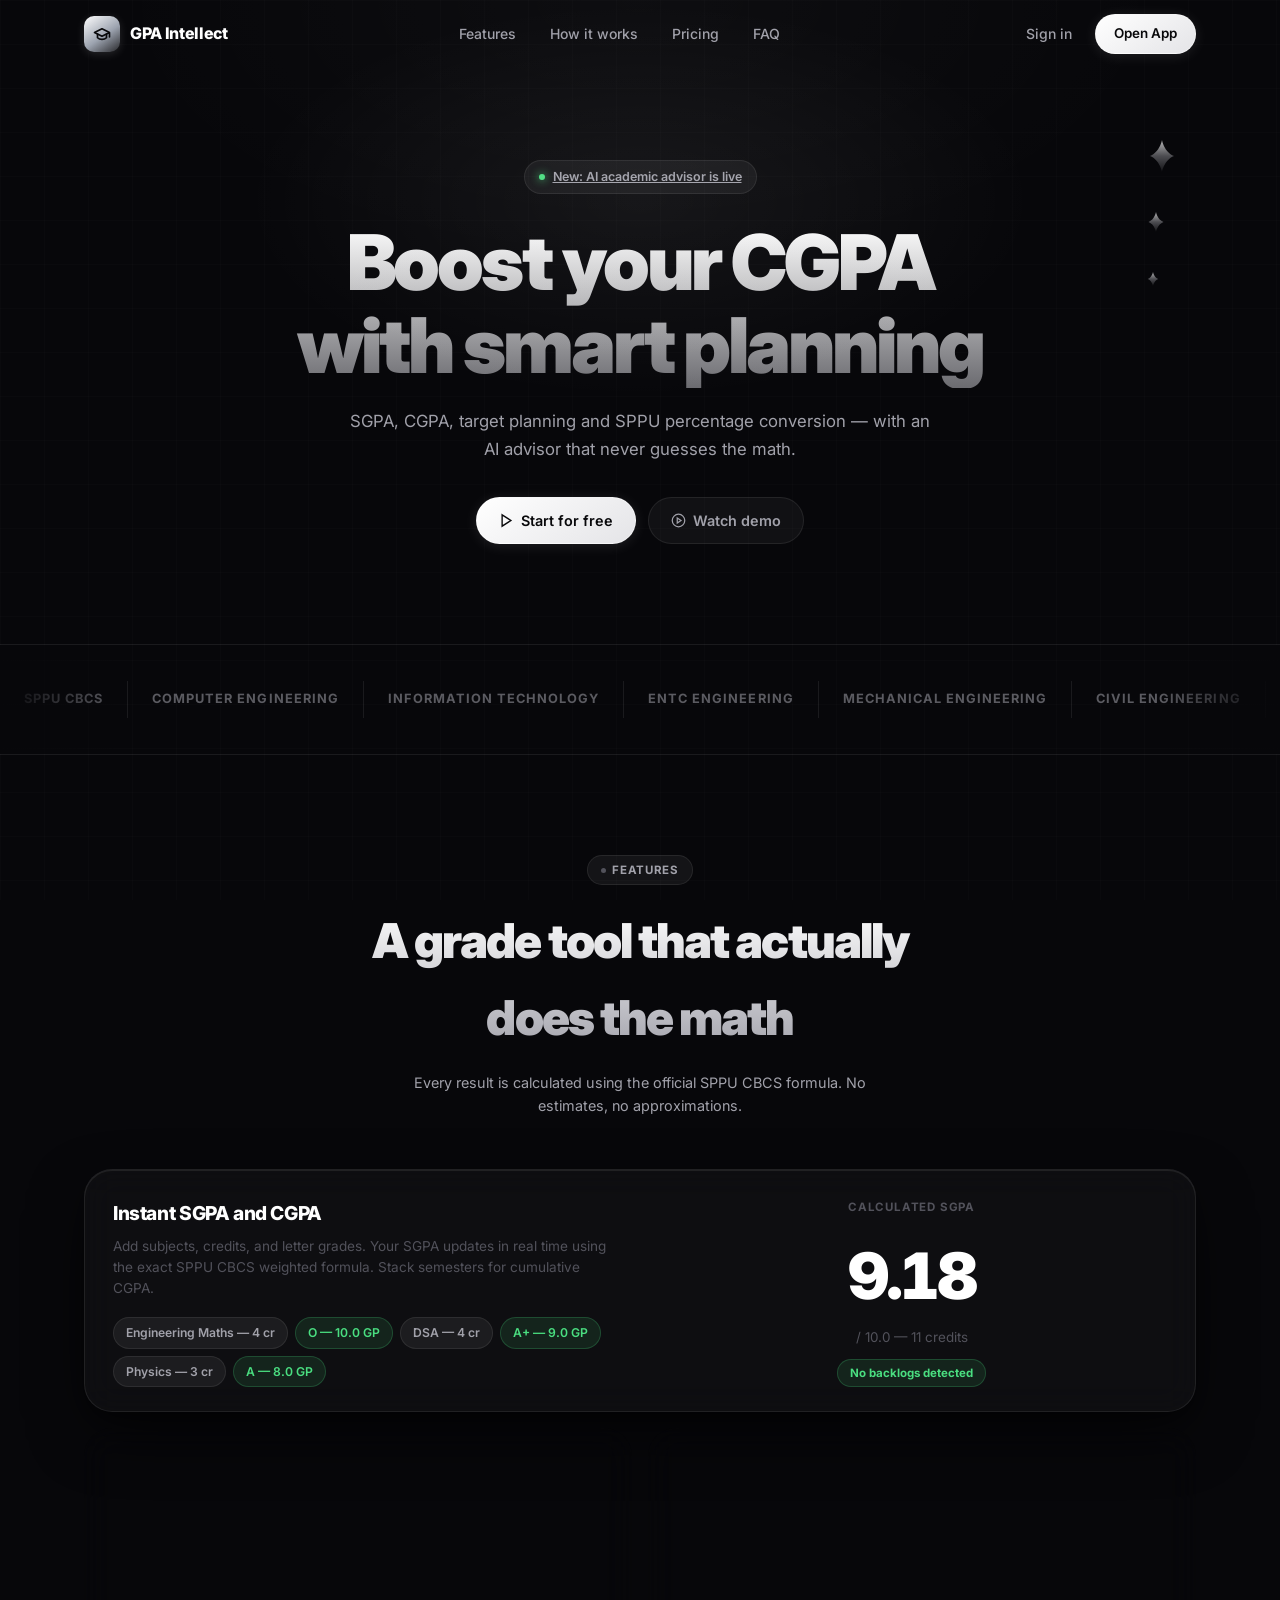
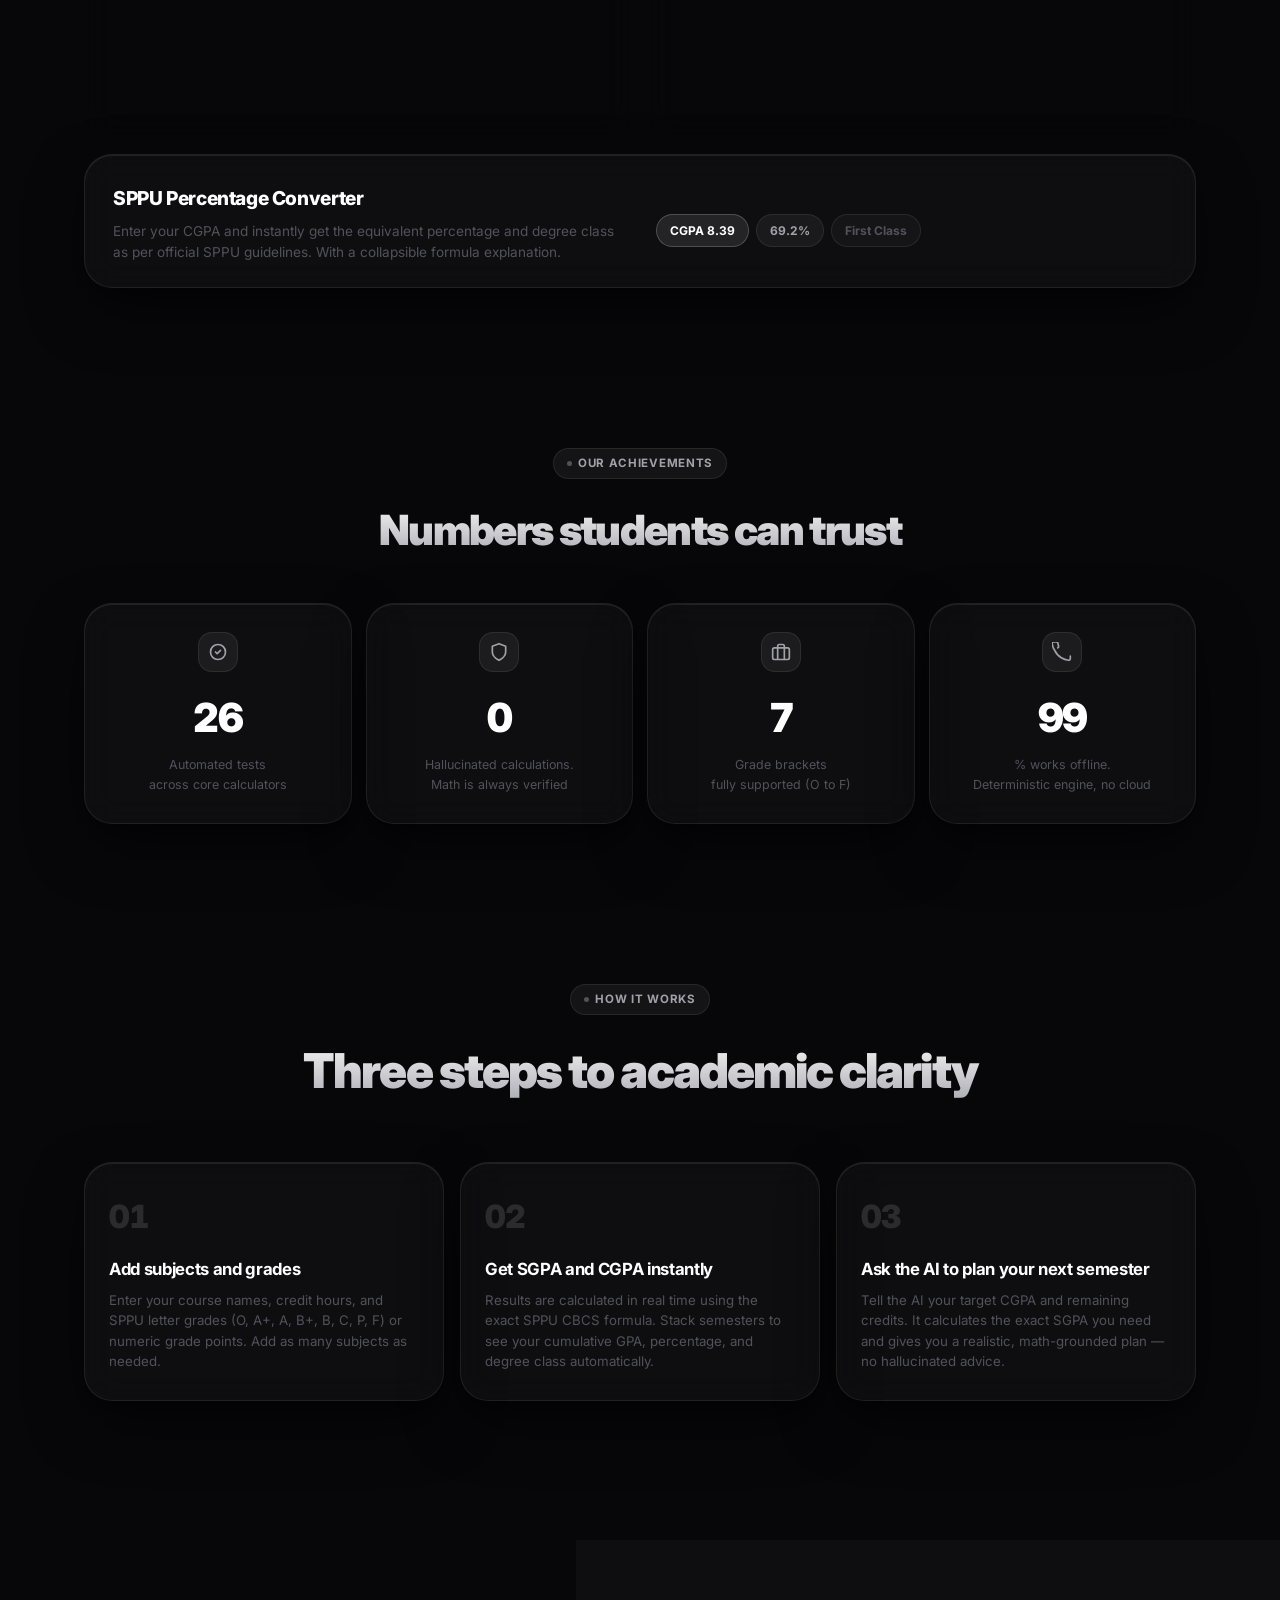
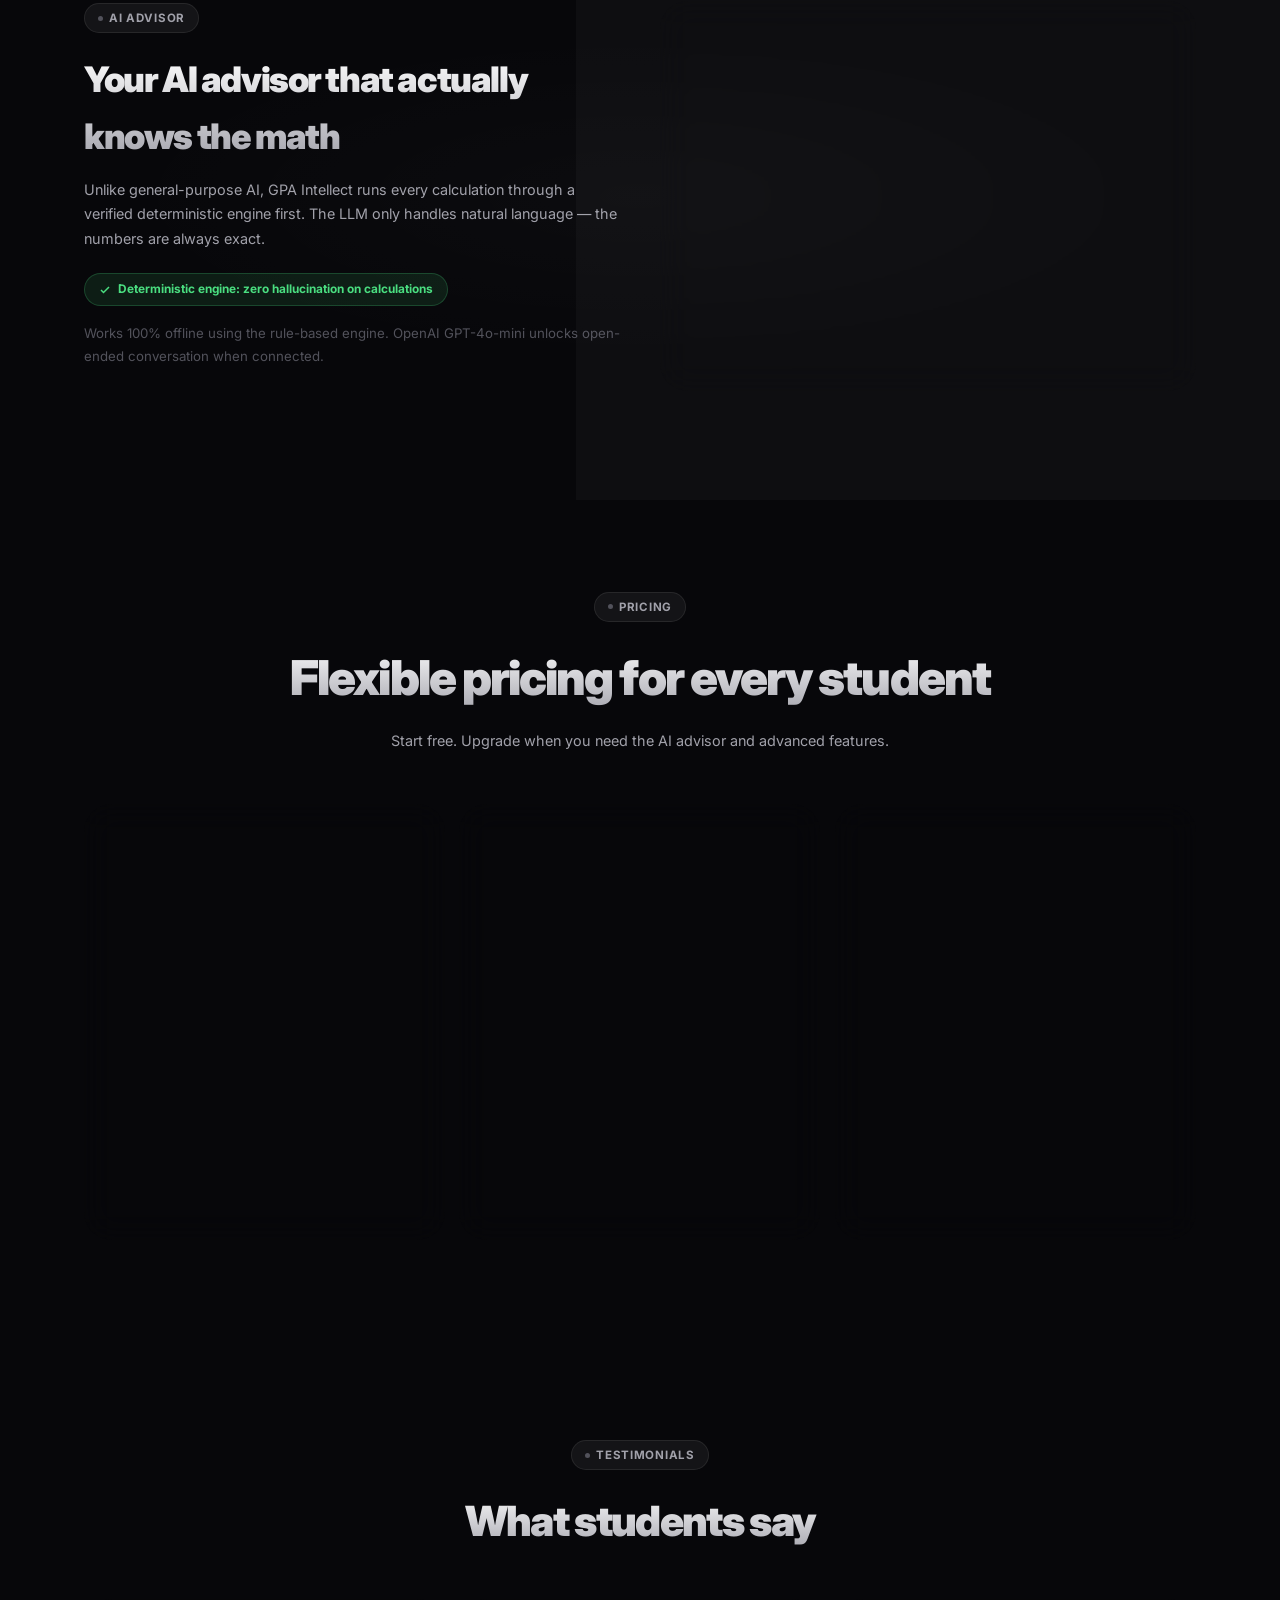
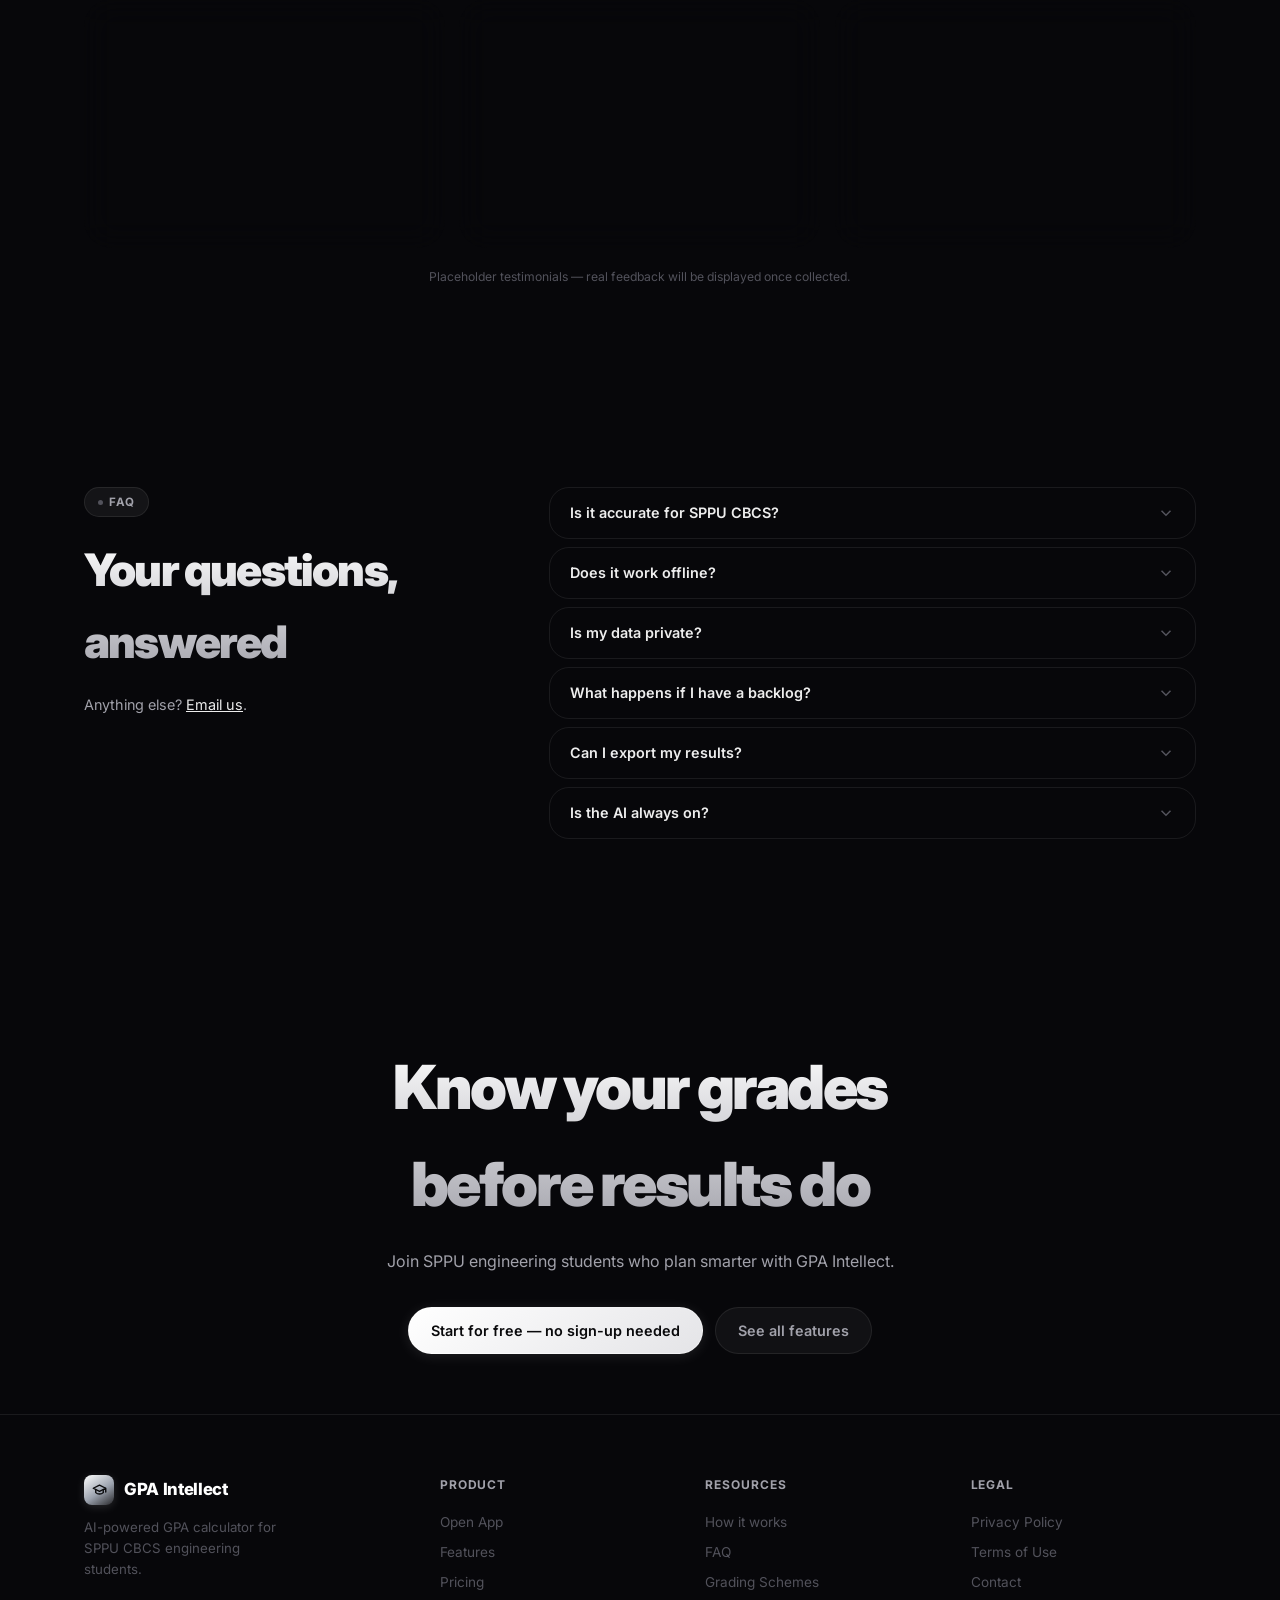
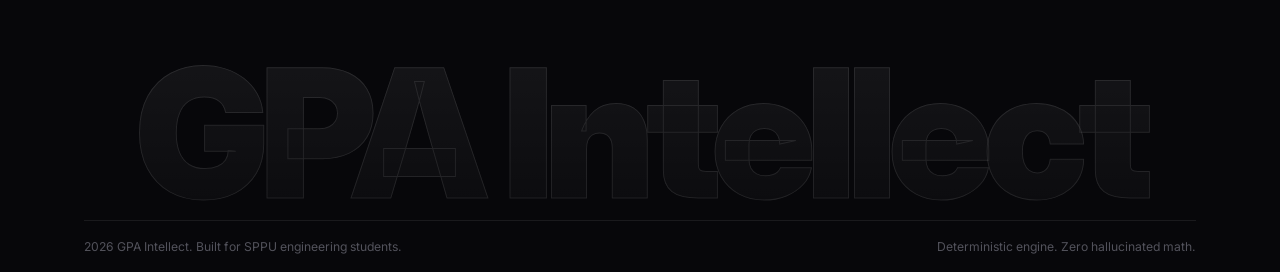
<file: landing.html>
﻿<!DOCTYPE html>
<html lang="en">
<head>
  <meta charset="UTF-8">
  <meta name="viewport" content="width=device-width, initial-scale=1.0">
  <title>GPA Intellect - AI-Powered GPA Calculator for SPPU Engineering Students</title>
  <meta name="description" content="Calculate SGPA, CGPA, target GPA and SPPU percentage with zero calculation errors. AI-powered academic advisor built for SPPU CBCS engineering students.">
  <meta property="og:title" content="GPA Intellect - Smart CGPA Calculator for SPPU Students">
  <meta property="og:description" content="SGPA, CGPA, target planning and SPPU percentage conversion with an AI advisor that never guesses the math.">
  <meta property="og:type" content="website">
  <meta name="twitter:card" content="summary_large_image">
  <link rel="stylesheet" href="landing.css">
</head>
<body>

<!-- ═══════════════════ NAVBAR ═══════════════════ -->
<nav class="navbar" id="mainNav" role="navigation" aria-label="Main navigation">
  <div class="navbar-inner">
    <a class="navbar-logo" href="index.html" aria-label="GPA Intellect home">
      <div class="navbar-logo-icon" aria-hidden="true">
        <svg viewBox="0 0 24 24"><path d="M22 10v6M2 10l10-5 10 5-10 5z"/><path d="M6 12v5c3 3 9 3 12 0v-5"/></svg>
      </div>
      <span class="navbar-logo-name">GPA Intellect</span>
    </a>
    <div class="navbar-links" role="list">
      <a class="navbar-link" href="#features" role="listitem">Features</a>
      <a class="navbar-link" href="#howitworks" role="listitem">How it works</a>
      <a class="navbar-link" href="#pricing" role="listitem">Pricing</a>
      <a class="navbar-link" href="#faq" role="listitem">FAQ</a>
    </div>
    <div class="navbar-actions">
      <a class="navbar-signin" href="index.html">Sign in</a>
      <a class="btn btn-primary" href="index.html" style="padding:8px 18px;font-size:0.84rem;">Open App</a>
      <button class="hamburger" id="hamburger" aria-label="Open menu" aria-expanded="false">
        <svg width="20" height="20" viewBox="0 0 24 24" fill="none" stroke="currentColor" stroke-width="2" aria-hidden="true"><line x1="3" y1="12" x2="21" y2="12"/><line x1="3" y1="6" x2="21" y2="6"/><line x1="3" y1="18" x2="21" y2="18"/></svg>
      </button>
    </div>
  </div>
  <div class="mobile-menu" id="mobileMenu">
    <a href="#features">Features</a>
    <a href="#howitworks">How it works</a>
    <a href="#pricing">Pricing</a>
    <a href="#faq">FAQ</a>
    <a href="index.html">Open App</a>
  </div>
</nav>

<!-- ═══════════════════ HERO ═══════════════════ -->
<section class="hero" id="hero">
  <div class="hero-glow" aria-hidden="true"></div>
  <div class="hero-sparkles" aria-hidden="true">
    <!-- Chrome 4-point sparkle stars SVG -->
    <svg class="sparkle" width="32" height="32" viewBox="0 0 32 32" fill="none">
      <defs>
        <linearGradient id="sg1" x1="16" y1="0" x2="16" y2="32" gradientUnits="userSpaceOnUse">
          <stop offset="0%" stop-color="#ffffff"/>
          <stop offset="50%" stop-color="#6b6b70"/>
          <stop offset="100%" stop-color="#1a1a1d"/>
        </linearGradient>
      </defs>
      <path d="M16 0 C16 0 18 12 28 16 C18 20 16 32 16 32 C16 32 14 20 4 16 C14 12 16 0 16 0 Z" fill="url(#sg1)"/>
    </svg>
    <svg class="sparkle" width="20" height="20" viewBox="0 0 32 32" fill="none">
      <defs><linearGradient id="sg2" x1="16" y1="0" x2="16" y2="32" gradientUnits="userSpaceOnUse"><stop offset="0%" stop-color="#ffffff"/><stop offset="50%" stop-color="#6b6b70"/><stop offset="100%" stop-color="#1a1a1d"/></linearGradient></defs>
      <path d="M16 0 C16 0 18 12 28 16 C18 20 16 32 16 32 C16 32 14 20 4 16 C14 12 16 0 16 0 Z" fill="url(#sg2)"/>
    </svg>
    <svg class="sparkle" width="14" height="14" viewBox="0 0 32 32" fill="none">
      <defs><linearGradient id="sg3" x1="16" y1="0" x2="16" y2="32" gradientUnits="userSpaceOnUse"><stop offset="0%" stop-color="#ffffff"/><stop offset="50%" stop-color="#6b6b70"/><stop offset="100%" stop-color="#1a1a1d"/></linearGradient></defs>
      <path d="M16 0 C16 0 18 12 28 16 C18 20 16 32 16 32 C16 32 14 20 4 16 C14 12 16 0 16 0 Z" fill="url(#sg3)"/>
    </svg>
  </div>
  <div class="container">
    <a href="#features" class="hero-announce">
      <span class="hero-announce-dot" aria-hidden="true"></span>
      New: AI academic advisor is live
    </a>
    <h1>Boost your CGPA<br>with smart planning</h1>
    <p class="hero-sub">SGPA, CGPA, target planning and SPPU percentage conversion — with an AI advisor that never guesses the math.</p>
    <div class="hero-cta">
      <a href="index.html" class="btn btn-primary">
        <svg width="15" height="15" viewBox="0 0 24 24" fill="none" stroke="currentColor" stroke-width="2.2" aria-hidden="true"><path d="M5 3l14 9-14 9V3z"/></svg>
        Start for free
      </a>
      <a href="#howitworks" class="btn btn-secondary-outline">
        <svg width="15" height="15" viewBox="0 0 24 24" fill="none" stroke="currentColor" stroke-width="2" aria-hidden="true"><circle cx="12" cy="12" r="10"/><polygon points="10 8 16 12 10 16 10 8"/></svg>
        Watch demo
      </a>
    </div>
  </div>
</section>

<!-- ═══════════════════ TRUST STRIP ═══════════════════ -->
<div class="trust-strip" aria-label="Supported engineering branches">
  <div class="trust-track" aria-hidden="true">
    <span class="trust-badge">SPPU CBCS</span>
    <span class="trust-badge">Computer Engineering</span>
    <span class="trust-badge">Information Technology</span>
    <span class="trust-badge">ENTC Engineering</span>
    <span class="trust-badge">Mechanical Engineering</span>
    <span class="trust-badge">Civil Engineering</span>
    <span class="trust-badge">AI and Data Science</span>
    <span class="trust-badge">Electrical Engineering</span>
    <span class="trust-badge">8 Grade Brackets</span>
    <span class="trust-badge">SPPU CBCS</span>
    <span class="trust-badge">Computer Engineering</span>
    <span class="trust-badge">Information Technology</span>
    <span class="trust-badge">ENTC Engineering</span>
    <span class="trust-badge">Mechanical Engineering</span>
    <span class="trust-badge">Civil Engineering</span>
    <span class="trust-badge">AI and Data Science</span>
    <span class="trust-badge">Electrical Engineering</span>
    <span class="trust-badge">8 Grade Brackets</span>
  </div>
</div>

<!-- ═══════════════════ FEATURES ═══════════════════ -->
<section class="section" id="features">
  <div class="container">
    <div style="text-align:center;margin-bottom:52px;" class="reveal">
      <div class="chip"><span class="chip-dot"></span>Features</div>
      <h2 class="grad-text" style="font-size:clamp(1.9rem,4vw,3rem);font-weight:900;letter-spacing:-0.04em;max-width:640px;margin:0 auto 14px;">A grade tool that actually does the math</h2>
      <p style="color:var(--text-secondary);font-size:0.9rem;max-width:480px;margin:0 auto;">Every result is calculated using the official SPPU CBCS formula. No estimates, no approximations.</p>
    </div>
    <div class="features-bento">
      <!-- Card A: wide SGPA + CGPA -->
      <div class="glass-card feature-card feature-card-wide reveal">
        <div style="display:grid;grid-template-columns:1fr 1fr;gap:32px;align-items:center;">
          <div>
            <div class="feature-card-inner-title">Instant SGPA and CGPA</div>
            <div class="feature-card-inner-desc">Add subjects, credits, and letter grades. Your SGPA updates in real time using the exact SPPU CBCS weighted formula. Stack semesters for cumulative CGPA.</div>
            <div class="mock-inputs">
              <span class="mock-pill">Engineering Maths — 4 cr</span>
              <span class="mock-pill mock-grade">O — 10.0 GP</span>
              <span class="mock-pill">DSA — 4 cr</span>
              <span class="mock-pill mock-grade">A+ — 9.0 GP</span>
              <span class="mock-pill">Physics — 3 cr</span>
              <span class="mock-pill mock-grade">A — 8.0 GP</span>
            </div>
          </div>
          <div style="text-align:center;">
            <div style="font-size:0.72rem;font-weight:700;color:var(--text-muted);text-transform:uppercase;letter-spacing:0.07em;margin-bottom:8px;">Calculated SGPA</div>
            <div style="font-size:4rem;font-weight:900;letter-spacing:-0.05em;color:var(--text-white);font-variant-numeric:tabular-nums;">9.18</div>
            <div style="font-size:0.84rem;color:var(--text-muted);">/ 10.0 — 11 credits</div>
            <div style="display:inline-flex;align-items:center;gap:6px;margin-top:10px;padding:4px 12px;border-radius:999px;background:var(--pass-bg);border:1px solid var(--pass-border);font-size:0.72rem;font-weight:700;color:var(--pass-color);">
              No backlogs detected
            </div>
          </div>
        </div>
      </div>
      <!-- Card B: Progress chart -->
      <div class="glass-card feature-card reveal">
        <div class="feature-card-inner-title">Semester SGPA Trend</div>
        <div class="feature-card-inner-desc">Visualize your academic trajectory over all semesters with a live chart, plus delta badges showing your improvement.</div>
        <div class="feature-chart" aria-hidden="true">
          <svg viewBox="0 0 280 110" width="100%" height="100%" preserveAspectRatio="none">
            <defs>
              <linearGradient id="chartGrad" x1="0" y1="0" x2="0" y2="1">
                <stop offset="0%" stop-color="rgba(255,255,255,0.18)"/>
                <stop offset="100%" stop-color="rgba(255,255,255,0)"/>
              </linearGradient>
            </defs>
            <path d="M0 85 L40 70 L80 75 L120 55 L160 45 L200 35 L240 20 L280 10 L280 110 L0 110 Z" fill="url(#chartGrad)"/>
            <path d="M0 85 L40 70 L80 75 L120 55 L160 45 L200 35 L240 20 L280 10" fill="none" stroke="rgba(255,255,255,0.4)" stroke-width="2" stroke-linecap="round" stroke-linejoin="round"/>
            <circle cx="280" cy="10" r="5" fill="#fff" filter="url(#glow)"/>
            <circle cx="280" cy="10" r="9" fill="rgba(255,255,255,0.18)"/>
          </svg>
        </div>
        <div style="display:flex;gap:8px;margin-top:10px;">
          <span style="padding:4px 10px;border-radius:999px;background:var(--pass-bg);border:1px solid var(--pass-border);font-size:0.71rem;font-weight:700;color:var(--pass-color);">+0.28 this sem</span>
          <span style="padding:4px 10px;border-radius:999px;background:rgba(255,255,255,0.05);border:1px solid var(--border-subtle);font-size:0.71rem;font-weight:700;color:var(--text-secondary);">8.68 SGPA</span>
        </div>
      </div>
      <!-- Card C: Target predictor -->
      <div class="glass-card feature-card reveal">
        <div class="feature-card-inner-title">Target Predictor</div>
        <div class="feature-card-inner-desc">Enter your current CGPA, credits done, and target. Instantly see the required SGPA for the rest of your degree.</div>
        <div class="mock-gauge">
          <div style="display:flex;justify-content:space-between;align-items:center;font-size:0.78rem;color:var(--text-muted);margin-bottom:4px;">
            <span>Required SGPA</span>
            <span style="font-weight:700;color:var(--text-white);font-size:1rem;">8.4</span>
          </div>
          <div class="gauge-bar"><div class="gauge-fill"></div></div>
          <div style="display:flex;justify-content:space-between;font-size:0.68rem;color:var(--text-muted);margin-top:5px;"><span>0</span><span>5</span><span>10</span></div>
          <div style="margin-top:12px;display:inline-flex;align-items:center;gap:6px;padding:5px 12px;border-radius:999px;background:var(--pass-bg);border:1px solid var(--pass-border);font-size:0.73rem;font-weight:700;color:var(--pass-color);">
            <svg width="10" height="10" viewBox="0 0 24 24" fill="none" stroke="currentColor" stroke-width="3" aria-hidden="true"><polyline points="20 6 9 17 4 12"/></svg>
            Achievable
          </div>
        </div>
        <div style="font-size:0.79rem;color:var(--text-muted);margin-top:12px;">Need 8.4 SGPA average to reach 8.0 CGPA goal</div>
      </div>
    </div>
    <!-- SPPU Converter card -->
    <div class="glass-card feature-card reveal" style="margin-top:16px;">
      <div style="display:grid;grid-template-columns:1fr 1fr;gap:32px;align-items:center;">
        <div>
          <div class="feature-card-inner-title">SPPU Percentage Converter</div>
          <div class="feature-card-inner-desc">Enter your CGPA and instantly get the equivalent percentage and degree class as per official SPPU guidelines. With a collapsible formula explanation.</div>
        </div>
        <div class="mock-class-badges">
          <span class="class-badge">CGPA 8.39</span>
          <span class="class-badge" style="background:rgba(255,255,255,0.05);color:var(--text-secondary);">69.2%</span>
          <span class="class-badge" style="background:rgba(255,255,255,0.03);color:var(--text-muted);">First Class</span>
        </div>
      </div>
    </div>
  </div>
</section>

<!-- ═══════════════════ STATS ═══════════════════ -->
<section class="section-sm" id="stats">
  <div class="container">
    <div style="text-align:center;margin-bottom:40px;" class="reveal">
      <div class="chip"><span class="chip-dot"></span>Our Achievements</div>
      <h2 class="grad-text" style="font-size:clamp(1.7rem,3.5vw,2.6rem);font-weight:900;letter-spacing:-0.04em;">Numbers students can trust</h2>
    </div>
    <div class="stats-tiles">
      <div class="glass-card stat-tile reveal">
        <div class="stat-tile-icon" aria-hidden="true"><svg viewBox="0 0 24 24"><path d="M9 12l2 2 4-4m6 2a9 9 0 11-18 0 9 9 0 0118 0z" stroke-linecap="round" stroke-linejoin="round"/></svg></div>
        <div class="stat-tile-num" data-count="27">0</div>
        <div class="stat-tile-label">Automated tests<br>across core calculators</div>
      </div>
      <div class="glass-card stat-tile reveal" style="transition-delay:0.1s">
        <div class="stat-tile-icon" aria-hidden="true"><svg viewBox="0 0 24 24"><path d="M12 22s8-4 8-10V5l-8-3-8 3v7c0 6 8 10 8 10z" stroke-linecap="round" stroke-linejoin="round"/></svg></div>
        <div class="stat-tile-num" data-count="0">0</div>
        <div class="stat-tile-label">Hallucinated calculations.<br>Math is always verified</div>
      </div>
      <div class="glass-card stat-tile reveal" style="transition-delay:0.2s">
        <div class="stat-tile-icon" aria-hidden="true"><svg viewBox="0 0 24 24"><rect width="20" height="14" x="2" y="7" rx="2" ry="2"/><path d="M16 21V5a2 2 0 00-2-2h-4a2 2 0 00-2 2v16"/></svg></div>
        <div class="stat-tile-num" data-count="8">0</div>
        <div class="stat-tile-label">Grade brackets<br>fully supported (O to F)</div>
      </div>
      <div class="glass-card stat-tile reveal" style="transition-delay:0.3s">
        <div class="stat-tile-icon" aria-hidden="true"><svg viewBox="0 0 24 24"><path d="M22 16.92v3a2 2 0 01-2.18 2 19.79 19.79 0 01-8.63-3.07A19.5 19.5 0 013.07 9.81 19.79 19.79 0 01.1 1.18 2 2 0 012.11 0h3a2 2 0 012 1.72c.127.96.361 1.903.7 2.81a2 2 0 01-.45 2.11L6.91 7.09" stroke-linecap="round" stroke-linejoin="round"/></svg></div>
        <div class="stat-tile-num" data-count="100">0</div>
        <div class="stat-tile-label">% works offline.<br>Deterministic engine, no cloud</div>
      </div>
    </div>
  </div>
</section>

<!-- ═══════════════════ HOW IT WORKS ═══════════════════ -->
<section class="section" id="howitworks">
  <div class="container">
    <div style="text-align:center;margin-bottom:52px;" class="reveal">
      <div class="chip"><span class="chip-dot"></span>How it works</div>
      <h2 class="grad-text" style="font-size:clamp(1.9rem,4vw,3rem);font-weight:900;letter-spacing:-0.04em;">Three steps to academic clarity</h2>
    </div>
    <div class="steps-grid">
      <div class="glass-card step-card reveal">
        <div class="step-num">01</div>
        <div class="step-title">Add subjects and grades</div>
        <div class="step-desc">Enter your course names, credit hours, and SPPU letter grades (O, A+, A, B+, B, C, P, F) or numeric grade points. Add as many subjects as needed.</div>
      </div>
      <div class="glass-card step-card reveal" style="transition-delay:0.12s">
        <div class="step-num">02</div>
        <div class="step-title">Get SGPA and CGPA instantly</div>
        <div class="step-desc">Results are calculated in real time using the exact SPPU CBCS formula. Stack semesters to see your cumulative GPA, percentage, and degree class automatically.</div>
      </div>
      <div class="glass-card step-card reveal" style="transition-delay:0.24s">
        <div class="step-num">03</div>
        <div class="step-title">Ask the AI to plan your next semester</div>
        <div class="step-desc">Tell the AI your target CGPA and remaining credits. It calculates the exact SGPA you need and gives you a realistic, math-grounded plan — no hallucinated advice.</div>
      </div>
    </div>
  </div>
</section>

<!-- ═══════════════════ AI SHOWCASE ═══════════════════ -->
<section class="section" id="ai-advisor" style="background:radial-gradient(ellipse 60% 40% at 50% 50%, rgba(255,255,255,0.02) 0%, transparent 70%);">
  <div class="container">
    <div class="ai-showcase">
      <div class="ai-copy reveal">
        <div class="chip"><span class="chip-dot"></span>AI Advisor</div>
        <h2 class="grad-text">Your AI advisor that actually knows the math</h2>
        <p>Unlike general-purpose AI, GPA Intellect runs every calculation through a verified deterministic engine first. The LLM only handles natural language — the numbers are always exact.</p>
        <div class="zero-halluc-badge">
          <svg width="12" height="12" viewBox="0 0 24 24" fill="none" stroke="currentColor" stroke-width="3" aria-hidden="true"><polyline points="20 6 9 17 4 12"/></svg>
          Deterministic engine: zero hallucination on calculations
        </div>
        <p style="margin-top:16px;font-size:0.83rem;color:var(--text-muted);">Works 100% offline using the rule-based engine. OpenAI GPT-4o-mini unlocks open-ended conversation when connected.</p>
      </div>
      <div class="glass-card chat-mock reveal" style="transition-delay:0.15s">
        <div class="chat-mock-msg" role="log" aria-label="AI conversation example">
          <div class="chat-mock-user">How can I raise my CGPA from 6.8 to 7.5 in 2 semesters?</div>
          <div class="chat-mock-ai">
            <strong>Analysis:</strong> You currently have a CGPA of 6.8. To reach 7.5 in 2 semesters, I need to know your remaining credits.<br><br>
            Assuming 40 credits remain (20 per semester):<br>
            Required average SGPA = (7.5 x total_credits - 6.8 x completed_credits) / 40<br><br>
            <strong>Result: You need approximately 8.85 SGPA in each of the next 2 semesters.</strong><br>
            This is achievable with strong performance — aim for A+ in high-credit subjects.
            <div class="chat-mock-badge">
              <svg width="8" height="8" viewBox="0 0 24 24" fill="none" stroke="currentColor" stroke-width="3" aria-hidden="true"><polyline points="20 6 9 17 4 12"/></svg>
              Deterministic engine
            </div>
          </div>
        </div>
      </div>
    </div>
  </div>
</section>

<!-- ═══════════════════ PRICING ═══════════════════ -->
<section class="section" id="pricing">
  <div class="container">
    <div style="text-align:center;margin-bottom:52px;" class="reveal">
      <div class="chip"><span class="chip-dot"></span>Pricing</div>
      <h2 class="grad-text" style="font-size:clamp(1.9rem,4vw,3rem);font-weight:900;letter-spacing:-0.04em;">Flexible pricing for every student</h2>
      <p style="color:var(--text-secondary);font-size:0.9rem;margin-top:12px;">Start free. Upgrade when you need the AI advisor and advanced features.</p>
    </div>
    <div class="pricing-grid">
      <!-- Free -->
      <div class="glass-card pricing-card reveal">
        <div class="pricing-title">Free</div>
        <div class="pricing-price">Rs. 0<span class="pricing-per">/forever</span></div>
        <div class="pricing-divider"></div>
        <div class="pricing-features">
          <div class="pricing-feature"><span class="check-icon"><svg viewBox="0 0 24 24"><polyline points="20 6 9 17 4 12"/></svg></span>SGPA Calculator</div>
          <div class="pricing-feature"><span class="check-icon"><svg viewBox="0 0 24 24"><polyline points="20 6 9 17 4 12"/></svg></span>CGPA Calculator</div>
          <div class="pricing-feature"><span class="check-icon"><svg viewBox="0 0 24 24"><polyline points="20 6 9 17 4 12"/></svg></span>SPPU Percentage Converter</div>
          <div class="pricing-feature"><span class="check-icon"><svg viewBox="0 0 24 24"><polyline points="20 6 9 17 4 12"/></svg></span>Local Academic History</div>
          <div class="pricing-feature"><span class="check-icon"><svg viewBox="0 0 24 24"><polyline points="20 6 9 17 4 12"/></svg></span>Backlog Impact Simulator</div>
          <div class="pricing-feature" style="opacity:0.4;"><span class="check-icon"><svg viewBox="0 0 24 24"><line x1="18" y1="6" x2="6" y2="18"/><line x1="6" y1="6" x2="18" y2="18"/></svg></span>AI Advisor</div>
        </div>
        <a href="index.html" class="btn btn-secondary-outline pricing-cta">Get Started Free</a>
      </div>
      <!-- Pro (featured) -->
      <div class="glass-card pricing-card featured reveal" style="transition-delay:0.1s">
        <div class="pricing-title">Pro</div>
        <div class="pricing-price" style="color:#09090b;">Rs. 99<span class="pricing-per" style="color:#52525b;">/month</span></div>
        <div class="pricing-divider"></div>
        <div class="pricing-features">
          <div class="pricing-feature"><span class="check-icon"><svg viewBox="0 0 24 24"><polyline points="20 6 9 17 4 12"/></svg></span>Everything in Free</div>
          <div class="pricing-feature"><span class="check-icon"><svg viewBox="0 0 24 24"><polyline points="20 6 9 17 4 12"/></svg></span>AI Advisor (GPT-4o-mini)</div>
          <div class="pricing-feature"><span class="check-icon"><svg viewBox="0 0 24 24"><polyline points="20 6 9 17 4 12"/></svg></span>Unlimited Saved Semesters</div>
          <div class="pricing-feature"><span class="check-icon"><svg viewBox="0 0 24 24"><polyline points="20 6 9 17 4 12"/></svg></span>Export PDF and CSV</div>
          <div class="pricing-feature"><span class="check-icon"><svg viewBox="0 0 24 24"><polyline points="20 6 9 17 4 12"/></svg></span>What-If Analysis</div>
          <div class="pricing-feature"><span class="check-icon"><svg viewBox="0 0 24 24"><polyline points="20 6 9 17 4 12"/></svg></span>Target Feasibility Predictor</div>
        </div>
        <a href="index.html" class="btn btn-secondary-outline pricing-cta" style="background:rgba(0,0,0,0.08);border-color:rgba(0,0,0,0.15);color:#09090b;">Get Pro</a>
      </div>
      <!-- Campus -->
      <div class="glass-card pricing-card reveal" style="transition-delay:0.2s">
        <div class="pricing-title">Campus</div>
        <div class="pricing-price">Rs. 499<span class="pricing-per">/dept./month</span></div>
        <div class="pricing-divider"></div>
        <div class="pricing-features">
          <div class="pricing-feature"><span class="check-icon"><svg viewBox="0 0 24 24"><polyline points="20 6 9 17 4 12"/></svg></span>Everything in Pro</div>
          <div class="pricing-feature"><span class="check-icon"><svg viewBox="0 0 24 24"><polyline points="20 6 9 17 4 12"/></svg></span>Department Dashboard</div>
          <div class="pricing-feature"><span class="check-icon"><svg viewBox="0 0 24 24"><polyline points="20 6 9 17 4 12"/></svg></span>Batch Analytics</div>
          <div class="pricing-feature"><span class="check-icon"><svg viewBox="0 0 24 24"><polyline points="20 6 9 17 4 12"/></svg></span>Priority Support</div>
          <div class="pricing-feature"><span class="check-icon"><svg viewBox="0 0 24 24"><polyline points="20 6 9 17 4 12"/></svg></span>Custom Grading Schemes</div>
        </div>
        <a href="mailto:contact@gpaintellect.in" class="btn btn-secondary-outline pricing-cta">Contact Us</a>
      </div>
    </div>
  </div>
</section>

<!-- ═══════════════════ TESTIMONIALS ═══════════════════ -->
<section class="section" id="testimonials">
  <div class="container">
    <div style="text-align:center;margin-bottom:44px;" class="reveal">
      <div class="chip"><span class="chip-dot"></span>Testimonials</div>
      <h2 class="grad-text" style="font-size:clamp(1.7rem,3.5vw,2.6rem);font-weight:900;letter-spacing:-0.04em;">What students say</h2>
    </div>
    <div class="testimonials-track">
      <div class="glass-card testimonial-card reveal">
        <div class="testimonial-avatar" aria-hidden="true">PR</div>
        <p class="testimonial-quote">"Finally a calculator that uses the actual SPPU formula. I used to manually calculate my SGPA every semester and always got confused about credits. This is a lifesaver."</p>
        <div class="testimonial-name">Priya Rathod</div>
        <div class="testimonial-role">Computer Engineering, Sem 4 — SPPU</div>
      </div>
      <div class="glass-card testimonial-card reveal" style="transition-delay:0.1s">
        <div class="testimonial-avatar" aria-hidden="true">AK</div>
        <p class="testimonial-quote">"The target predictor told me I need 8.8 SGPA for the last 2 semesters to hit my 7.5 CGPA goal. Super useful for planning how hard I need to study."</p>
        <div class="testimonial-name">Aditya Kulkarni</div>
        <div class="testimonial-role">Mechanical Engineering, Sem 6 — SPPU</div>
      </div>
      <div class="glass-card testimonial-card reveal" style="transition-delay:0.2s">
        <div class="testimonial-avatar" aria-hidden="true">SM</div>
        <p class="testimonial-quote">"I asked the AI how to recover from a backlog in a 4-credit subject. It gave me the exact CGPA impact — not a generic answer. This is built differently."</p>
        <div class="testimonial-name">Sneha More</div>
        <div class="testimonial-role">Information Technology, Sem 5 — SPPU</div>
      </div>
    </div>
    <p style="text-align:center;font-size:0.76rem;color:var(--text-muted);margin-top:20px;">Placeholder testimonials — real feedback will be displayed once collected.</p>
  </div>
</section>

<!-- ═══════════════════ FAQ ═══════════════════ -->
<section class="section" id="faq">
  <div class="container">
    <div class="faq-layout">
      <div class="faq-copy reveal">
        <div class="chip"><span class="chip-dot"></span>FAQ</div>
        <h2 class="grad-text" style="font-size:clamp(1.9rem,4vw,2.8rem);font-weight:900;letter-spacing:-0.04em;">Your questions,<br>answered</h2>
        <p style="margin-top:14px;">Anything else? <a href="mailto:contact@gpaintellect.in" style="color:var(--text-off-white);">Email us</a>.</p>
      </div>
      <div class="faq-list reveal" style="transition-delay:0.1s">
        <div class="faq-item">
          <button class="faq-question" aria-expanded="false" id="faq1-btn" aria-controls="faq1-ans">
            Is it accurate for SPPU CBCS?
            <svg class="faq-arrow" viewBox="0 0 24 24" aria-hidden="true"><polyline points="6 9 12 15 18 9"/></svg>
          </button>
          <div class="faq-answer" id="faq1-ans" role="region" aria-labelledby="faq1-btn">
            <p>Yes. The calculation engine implements the exact SPPU 10-point CBCS formula: SGPA = sum(Credit x Grade Point) / sum(Credits). The grade point mapping (O=10, A+=9, A=8, B+=7, B=6, C=5, P=4, F=0) follows the official SPPU ordinance. Percentage conversion uses the university-approved formula for the relevant CGPA range.</p>
          </div>
        </div>
        <div class="faq-item">
          <button class="faq-question" aria-expanded="false" id="faq2-btn" aria-controls="faq2-ans">
            Does it work offline?
            <svg class="faq-arrow" viewBox="0 0 24 24" aria-hidden="true"><polyline points="6 9 12 15 18 9"/></svg>
          </button>
          <div class="faq-answer" id="faq2-ans" role="region" aria-labelledby="faq2-btn">
            <p>The deterministic calculation engine (SGPA, CGPA, target predictor, backlog simulator) works completely offline once loaded. The AI chat's open-ended mode uses OpenAI GPT-4o-mini, which requires an internet connection and your API key — but the math-based fallback always runs locally.</p>
          </div>
        </div>
        <div class="faq-item">
          <button class="faq-question" aria-expanded="false" id="faq3-btn" aria-controls="faq3-ans">
            Is my data private?
            <svg class="faq-arrow" viewBox="0 0 24 24" aria-hidden="true"><polyline points="6 9 12 15 18 9"/></svg>
          </button>
          <div class="faq-answer" id="faq3-ans" role="region" aria-labelledby="faq3-btn">
            <p>All semester data is stored in a local SQLite database on your own machine via the FastAPI backend. Nothing is uploaded to any cloud server. Your academic records stay on your device.</p>
          </div>
        </div>
        <div class="faq-item">
          <button class="faq-question" aria-expanded="false" id="faq4-btn" aria-controls="faq4-ans">
            What happens if I have a backlog?
            <svg class="faq-arrow" viewBox="0 0 24 24" aria-hidden="true"><polyline points="6 9 12 15 18 9"/></svg>
          </button>
          <div class="faq-answer" id="faq4-ans" role="region" aria-labelledby="faq4-btn">
            <p>The Backlog Manager lets you simulate how clearing a backlog affects your CGPA. Under the SPPU CBCS standard rule, the F grade (0 GP) is replaced by your passing grade points. The tool shows the exact CGPA jump you can expect. You can also test capped improvement scenarios.</p>
          </div>
        </div>
        <div class="faq-item">
          <button class="faq-question" aria-expanded="false" id="faq5-btn" aria-controls="faq5-ans">
            Can I export my results?
            <svg class="faq-arrow" viewBox="0 0 24 24" aria-hidden="true"><polyline points="6 9 12 15 18 9"/></svg>
          </button>
          <div class="faq-answer" id="faq5-ans" role="region" aria-labelledby="faq5-btn">
            <p>PDF and CSV export is available in the Pro plan. The free tier stores all data locally in SQLite and you can view, edit, or delete records at any time through the Academic History section.</p>
          </div>
        </div>
        <div class="faq-item">
          <button class="faq-question" aria-expanded="false" id="faq6-btn" aria-controls="faq6-ans">
            Is the AI always on?
            <svg class="faq-arrow" viewBox="0 0 24 24" aria-hidden="true"><polyline points="6 9 12 15 18 9"/></svg>
          </button>
          <div class="faq-answer" id="faq6-ans" role="region" aria-labelledby="faq6-btn">
            <p>The deterministic AI engine (math-based academic advisor) is always on — even offline. For open-ended natural language chat powered by GPT-4o-mini, you need an internet connection and a configured OpenAI API key in your backend .env file.</p>
          </div>
        </div>
      </div>
    </div>
  </div>
</section>

<!-- ═══════════════════ FINAL CTA ═══════════════════ -->
<section class="final-cta">
  <div class="container reveal">
    <h2 class="grad-text">Know your grades<br>before results do</h2>
    <p>Join SPPU engineering students who plan smarter with GPA Intellect.</p>
    <div class="final-cta-btns">
      <a href="index.html" class="btn btn-primary">Start for free — no sign-up needed</a>
      <a href="#features" class="btn btn-secondary-outline">See all features</a>
    </div>
  </div>
</section>

<!-- ═══════════════════ FOOTER ═══════════════════ -->
<footer class="footer" role="contentinfo">
  <div class="container">
    <div class="footer-top">
      <div>
        <a href="index.html" class="footer-brand-logo" aria-label="GPA Intellect home">
          <div class="navbar-logo-icon" aria-hidden="true" style="width:30px;height:30px;border-radius:8px;">
            <svg viewBox="0 0 24 24" style="width:15px;height:15px;stroke:#09090b;stroke-width:2.2;fill:none;stroke-linecap:round;stroke-linejoin:round;"><path d="M22 10v6M2 10l10-5 10 5-10 5z"/><path d="M6 12v5c3 3 9 3 12 0v-5"/></svg>
          </div>
          <span>GPA Intellect</span>
        </a>
        <p class="footer-tagline">AI-powered GPA calculator for SPPU CBCS engineering students.</p>
      </div>
      <div class="footer-col">
        <h5>Product</h5>
        <a href="index.html">Open App</a>
        <a href="#features">Features</a>
        <a href="#pricing">Pricing</a>
      </div>
      <div class="footer-col">
        <h5>Resources</h5>
        <a href="#howitworks">How it works</a>
        <a href="#faq">FAQ</a>
        <a href="index.html#view-settings">Grading Schemes</a>
      </div>
      <div class="footer-col">
        <h5>Legal</h5>
        <a href="#">Privacy Policy</a>
        <a href="#">Terms of Use</a>
        <a href="mailto:contact@gpaintellect.in">Contact</a>
      </div>
    </div>
    <div class="footer-wordmark" aria-hidden="true">GPA Intellect</div>
    <div class="footer-bottom">
      <span class="footer-bottom-text">2026 GPA Intellect. Built for SPPU engineering students.</span>
      <span class="footer-bottom-text">Deterministic engine. Zero hallucinated math.</span>
    </div>
  </div>
</footer>

<script src="landing.js"></script>
</body>
</html>
</file>
<file: landing.css>
﻿/* ==========================================================================
   GPA INTELLECT — LANDING PAGE STYLESHEET
   Design: Premium Dark Monochrome SaaS · Glassmorphism · Chrome Metallic
   ========================================================================== */

@import url('https://fonts.googleapis.com/css2?family=Inter:wght@300;400;500;600;700;800;900&family=JetBrains+Mono:wght@400;500;600&display=swap');

:root {
  --bg-base: #07070A;
  --bg-deep: #0D0D11;
  --bg-card: rgba(255,255,255,0.03);
  --bg-card-hover: rgba(255,255,255,0.055);
  --bg-glass: rgba(13,13,17,0.72);
  --bg-input: rgba(255,255,255,0.06);
  --border-subtle: rgba(255,255,255,0.08);
  --border-mid: rgba(255,255,255,0.14);
  --border-bright: rgba(255,255,255,0.28);
  --text-white: #FFFFFF;
  --text-off-white: #EDEDED;
  --text-secondary: #A1A1AA;
  --text-muted: #52525B;
  --pass-color: #4ADE80;
  --pass-bg: rgba(74,222,128,0.10);
  --pass-border: rgba(74,222,128,0.22);
  --fail-color: #F87171;
  --r-xs: 6px; --r-sm: 10px; --r-md: 14px; --r-lg: 20px; --r-xl: 28px; --r-full: 9999px;
  --shadow-card: 0 1px 0 rgba(255,255,255,0.08) inset, 0 24px 64px -12px rgba(0,0,0,0.7), 0 8px 20px -6px rgba(0,0,0,0.5);
  --shadow-lift: 0 1px 0 rgba(255,255,255,0.1) inset, 0 32px 80px -12px rgba(0,0,0,0.8);
  --ease-out: cubic-bezier(0.22,1,0.36,1);
  --t-fast: 150ms; --t-normal: 250ms;
}

*, *::before, *::after { box-sizing: border-box; margin: 0; padding: 0; }
html { scroll-behavior: smooth; }

body {
  font-family: 'Inter', system-ui, sans-serif;
  background-color: var(--bg-base);
  color: var(--text-off-white);
  min-height: 100vh;
  overflow-x: hidden;
  line-height: 1.6;
  -webkit-font-smoothing: antialiased;
  background-image:
    radial-gradient(ellipse 70% 50% at 50% 0%, rgba(255,255,255,0.028) 0%, transparent 60%),
    linear-gradient(rgba(255,255,255,0.012) 1px, transparent 1px),
    linear-gradient(90deg, rgba(255,255,255,0.012) 1px, transparent 1px);
  background-size: 100% 100%, 44px 44px, 44px 44px;
  background-attachment: fixed;
}

/* ─── UTILS ──────────────────────────────────── */
.container { max-width: 1160px; margin: 0 auto; padding: 0 24px; }
.section { padding: 100px 0; }
.section-sm { padding: 60px 0; }

/* Gradient text */
.grad-text {
  background: linear-gradient(180deg, #fff 0%, #a1a1aa 100%);
  -webkit-background-clip: text; -webkit-text-fill-color: transparent; background-clip: text;
}

/* Section chip */
.chip {
  display: inline-flex; align-items: center; gap: 6px;
  padding: 5px 13px; border-radius: var(--r-full);
  background: rgba(255,255,255,0.055); border: 1px solid var(--border-subtle);
  font-size: 0.72rem; font-weight: 700; color: var(--text-secondary);
  letter-spacing: 0.06em; text-transform: uppercase; margin-bottom: 18px;
}
.chip-dot { width: 5px; height: 5px; border-radius: 50%; background: var(--text-muted); }

/* Buttons */
.btn {
  display: inline-flex; align-items: center; justify-content: center; gap: 7px;
  padding: 11px 22px; font-size: 0.9rem; font-weight: 600;
  border-radius: var(--r-full); cursor: pointer; border: 1px solid transparent;
  transition: all var(--t-fast) var(--ease-out); text-decoration: none; font-family: inherit;
}
.btn-primary { background: linear-gradient(145deg,#fff 0%,#e4e4e7 100%); color: #09090b; border-color: rgba(255,255,255,0.4); box-shadow: 0 2px 14px rgba(255,255,255,0.10); }
.btn-primary:hover { transform: translateY(-2px); box-shadow: 0 6px 24px rgba(255,255,255,0.18); background: #fff; }
.btn-secondary-outline { background: rgba(255,255,255,0.045); border-color: var(--border-subtle); color: var(--text-secondary); }
.btn-secondary-outline:hover { background: rgba(255,255,255,0.075); border-color: var(--border-mid); color: var(--text-off-white); transform: translateY(-1px); }
.btn:focus-visible { outline: 2px solid rgba(255,255,255,0.7); outline-offset: 2px; }

/* Glass card */
.glass-card {
  background: var(--bg-card); border: 1px solid var(--border-subtle);
  border-radius: var(--r-xl); backdrop-filter: blur(16px); -webkit-backdrop-filter: blur(16px);
  box-shadow: var(--shadow-card); position: relative; overflow: hidden;
  transition: transform var(--t-fast) var(--ease-out), border-color var(--t-fast) var(--ease-out), box-shadow var(--t-fast) var(--ease-out);
}
.glass-card:hover { transform: translateY(-3px); border-color: var(--border-mid); box-shadow: var(--shadow-lift); }
.glass-card::after {
  content: ''; position: absolute; inset: 0; border-radius: inherit;
  background: linear-gradient(135deg, rgba(255,255,255,0.055) 0%, transparent 50%);
  opacity: 0; transition: opacity var(--t-normal); pointer-events: none;
}
.glass-card:hover::after { opacity: 1; }

/* Fade-up reveal */
.reveal {
  opacity: 0; transform: translateY(20px) scale(0.99);
  transition: opacity 0.55s var(--ease-out), transform 0.55s var(--ease-out);
}
.reveal.visible { opacity: 1; transform: translateY(0) scale(1); }

/* ─── NAVBAR ──────────────────────────────────── */
.navbar {
  position: fixed; top: 0; left: 0; right: 0; z-index: 200;
  padding: 14px 0;
  transition: background var(--t-normal), box-shadow var(--t-normal);
}
.navbar.scrolled {
  background: rgba(7,7,10,0.88);
  backdrop-filter: blur(20px); -webkit-backdrop-filter: blur(20px);
  border-bottom: 1px solid var(--border-subtle);
  box-shadow: 0 4px 30px rgba(0,0,0,0.5);
}
.navbar-inner {
  max-width: 1160px; margin: 0 auto; padding: 0 24px;
  display: flex; align-items: center; justify-content: space-between;
}
.navbar-logo { display: flex; align-items: center; gap: 10px; text-decoration: none; }
.navbar-logo-icon {
  width: 36px; height: 36px; border-radius: 10px;
  background: linear-gradient(145deg, #fff 0%, #9ca3af 55%, #27272a 100%);
  box-shadow: 0 2px 10px rgba(255,255,255,0.13);
  display: flex; align-items: center; justify-content: center;
}
.navbar-logo-icon svg { width: 18px; height: 18px; stroke: #09090b; stroke-width: 2.2; fill: none; stroke-linecap: round; stroke-linejoin: round; }
.navbar-logo-name { font-size: 1rem; font-weight: 800; letter-spacing: -0.02em; color: var(--text-white); }
.navbar-links { display: flex; align-items: center; gap: 6px; }
.navbar-link { padding: 7px 14px; border-radius: var(--r-full); color: var(--text-secondary); font-size: 0.875rem; font-weight: 500; text-decoration: none; transition: all var(--t-fast); }
.navbar-link:hover { color: var(--text-white); background: rgba(255,255,255,0.055); }
.navbar-actions { display: flex; align-items: center; gap: 9px; }
.navbar-signin { color: var(--text-secondary); font-size: 0.875rem; font-weight: 500; text-decoration: none; padding: 7px 14px; transition: color var(--t-fast); }
.navbar-signin:hover { color: var(--text-white); }
.hamburger { display: none; background: transparent; border: 1px solid var(--border-subtle); color: var(--text-secondary); width: 38px; height: 38px; border-radius: var(--r-md); align-items: center; justify-content: center; cursor: pointer; }
.hamburger:hover { background: rgba(255,255,255,0.055); border-color: var(--border-mid); color: var(--text-white); }
.mobile-menu { display: none; position: absolute; top: 100%; left: 0; right: 0; background: rgba(7,7,10,0.96); backdrop-filter: blur(20px); border-bottom: 1px solid var(--border-subtle); padding: 16px 24px 20px; }
.mobile-menu.open { display: block; }
.mobile-menu a { display: block; padding: 10px 0; color: var(--text-secondary); text-decoration: none; font-size: 0.9rem; font-weight: 500; border-bottom: 1px solid var(--border-subtle); transition: color var(--t-fast); }
.mobile-menu a:last-child { border-bottom: none; }
.mobile-menu a:hover { color: var(--text-white); }

/* ─── HERO ──────────────────────────────────── */
.hero {
  padding: 160px 0 100px;
  position: relative; overflow: hidden;
  text-align: center;
}
.hero-glow {
  position: absolute; top: 0; left: 50%; transform: translateX(-50%);
  width: 800px; height: 400px;
  background: radial-gradient(ellipse, rgba(255,255,255,0.06) 0%, transparent 70%);
  pointer-events: none;
}
.hero-announce {
  display: inline-flex; align-items: center; gap: 8px;
  padding: 6px 14px; border-radius: var(--r-full);
  background: rgba(255,255,255,0.055); border: 1px solid var(--border-subtle);
  font-size: 0.78rem; font-weight: 600; color: var(--text-secondary);
  margin-bottom: 28px; transition: border-color var(--t-fast);
}
.hero-announce:hover { border-color: var(--border-mid); color: var(--text-off-white); }
.hero-announce-dot { width: 6px; height: 6px; border-radius: 50%; background: var(--pass-color); box-shadow: 0 0 8px var(--pass-color); }
.hero h1 {
  font-size: clamp(2.6rem, 6vw, 5rem);
  font-weight: 900; letter-spacing: -0.04em; line-height: 1.08;
  background: linear-gradient(180deg, #fff 0%, #6b6b70 100%);
  -webkit-background-clip: text; -webkit-text-fill-color: transparent; background-clip: text;
  margin-bottom: 20px; max-width: 860px; margin-left: auto; margin-right: auto;
}
.hero-sub {
  font-size: 1.05rem; color: var(--text-secondary); max-width: 580px;
  margin: 0 auto 34px; line-height: 1.65;
}
.hero-cta { display: flex; gap: 12px; justify-content: center; flex-wrap: wrap; }
.hero-sparkles {
  position: absolute; top: 140px; right: 8%; pointer-events: none;
  display: flex; flex-direction: column; gap: 40px;
}
.sparkle { animation: sparkle-float 4s ease-in-out infinite; opacity: 0.7; }
.sparkle:nth-child(2) { animation-delay: -1.4s; animation-duration: 5s; }
.sparkle:nth-child(3) { animation-delay: -2.8s; animation-duration: 3.5s; }
@keyframes sparkle-float {
  0%, 100% { transform: translateY(0px) rotate(0deg); }
  50%       { transform: translateY(-14px) rotate(10deg); }
}

/* ─── TRUST STRIP ──────────────────────────────── */
.trust-strip { padding: 36px 0; border-top: 1px solid var(--border-subtle); border-bottom: 1px solid var(--border-subtle); overflow: hidden; position: relative; }
.trust-strip::before, .trust-strip::after {
  content: ''; position: absolute; top: 0; bottom: 0; width: 120px; z-index: 2; pointer-events: none;
}
.trust-strip::before { left: 0; background: linear-gradient(to right, var(--bg-base), transparent); }
.trust-strip::after  { right: 0; background: linear-gradient(to left,  var(--bg-base), transparent); }
.trust-track { display: flex; gap: 0; animation: marquee 28s linear infinite; width: max-content; }
.trust-track:hover { animation-play-state: paused; }
.trust-badge {
  padding: 8px 24px; font-size: 0.8rem; font-weight: 700;
  color: rgba(161,161,170,0.55); letter-spacing: 0.08em; text-transform: uppercase;
  white-space: nowrap; border-right: 1px solid var(--border-subtle);
  transition: color var(--t-fast);
}
.trust-badge:hover { color: var(--text-secondary); }
@keyframes marquee { from { transform: translateX(0); } to { transform: translateX(-50%); } }

/* ─── FEATURES BENTO ──────────────────────────── */
.features-bento { display: grid; grid-template-columns: 1fr 1fr; grid-template-rows: auto auto; gap: 16px; }
.feature-card-wide { grid-column: 1 / -1; }
.feature-card { padding: 28px 28px 24px; }
.feature-card-inner-title { font-size: 1.2rem; font-weight: 800; letter-spacing: -0.02em; color: var(--text-white); margin-bottom: 7px; }
.feature-card-inner-desc { font-size: 0.85rem; color: var(--text-muted); line-height: 1.55; }
.mock-inputs { display: flex; flex-wrap: wrap; gap: 7px; margin-top: 18px; }
.mock-pill {
  padding: 5px 12px; border-radius: var(--r-full);
  background: rgba(255,255,255,0.06); border: 1px solid var(--border-subtle);
  font-size: 0.76rem; font-weight: 600; color: var(--text-secondary);
}
.mock-grade { color: var(--pass-color); background: var(--pass-bg); border-color: var(--pass-border); }
.feature-chart { margin-top: 18px; height: 120px; position: relative; overflow: hidden; }
.mock-gauge { margin-top: 18px; }
.gauge-bar { height: 8px; background: rgba(255,255,255,0.08); border-radius: var(--r-full); overflow: hidden; margin-top: 8px; }
.gauge-fill { height: 100%; border-radius: var(--r-full); background: linear-gradient(90deg, #27272a, #a1a1aa, #fff); width: 84%; }
.mock-class-badges { display: flex; flex-wrap: wrap; gap: 7px; margin-top: 16px; }
.class-badge { padding: 6px 13px; border-radius: var(--r-full); font-size: 0.75rem; font-weight: 700; border: 1px solid var(--border-subtle); }
.class-badge:nth-child(1) { background: rgba(255,255,255,0.09); color: #fff; border-color: rgba(255,255,255,0.2); }
.class-badge:nth-child(2) { background: rgba(255,255,255,0.05); color: var(--text-secondary); }
.class-badge:nth-child(3) { background: rgba(255,255,255,0.03); color: var(--text-muted); }

/* ─── STATS TILES ──────────────────────────────── */
.stats-tiles { display: grid; grid-template-columns: repeat(4, 1fr); gap: 14px; }
.stat-tile { padding: 28px 22px; border-radius: var(--r-xl); text-align: center; position: relative; overflow: hidden; }
.stat-tile-icon { width: 40px; height: 40px; border-radius: var(--r-md); background: rgba(255,255,255,0.06); border: 1px solid var(--border-subtle); display: flex; align-items: center; justify-content: center; margin: 0 auto 14px; }
.stat-tile-icon svg { width: 20px; height: 20px; stroke: var(--text-secondary); fill: none; stroke-width: 2; }
.stat-tile-num { font-size: 2.5rem; font-weight: 900; letter-spacing: -0.04em; color: var(--text-white); font-variant-numeric: tabular-nums; }
.stat-tile-label { font-size: 0.78rem; color: var(--text-muted); margin-top: 5px; }

/* ─── HOW IT WORKS ──────────────────────────────── */
.steps-grid { display: grid; grid-template-columns: repeat(3,1fr); gap: 16px; }
.step-card { padding: 28px 24px; }
.step-num { font-size: 2rem; font-weight: 900; letter-spacing: -0.04em; color: rgba(255,255,255,0.12); font-variant-numeric: tabular-nums; margin-bottom: 14px; }
.step-title { font-size: 1.05rem; font-weight: 700; color: var(--text-white); margin-bottom: 7px; letter-spacing: -0.02em; }
.step-desc { font-size: 0.83rem; color: var(--text-muted); line-height: 1.55; }

/* ─── AI SHOWCASE ──────────────────────────────── */
.ai-showcase { display: grid; grid-template-columns: 1fr 1fr; gap: 40px; align-items: center; }
.ai-copy h2 { font-size: 2.2rem; font-weight: 900; letter-spacing: -0.04em; margin-bottom: 14px; }
.ai-copy p { color: var(--text-secondary); font-size: 0.9rem; line-height: 1.7; margin-bottom: 22px; }
.zero-halluc-badge {
  display: inline-flex; align-items: center; gap: 7px;
  padding: 6px 14px; border-radius: var(--r-full);
  background: var(--pass-bg); border: 1px solid var(--pass-border); color: var(--pass-color);
  font-size: 0.74rem; font-weight: 700;
}
.chat-mock { padding: 22px; }
.chat-mock-msg { display: flex; flex-direction: column; gap: 12px; }
.chat-mock-user { align-self: flex-end; background: linear-gradient(145deg,#fff,#e4e4e7); color: #09090b; padding: 11px 16px; border-radius: 16px 16px 4px 16px; font-size: 0.85rem; font-weight: 500; max-width: 80%; }
.chat-mock-ai { align-self: flex-start; background: rgba(255,255,255,0.04); border: 1px solid var(--border-subtle); color: var(--text-off-white); padding: 11px 16px; border-radius: 4px 16px 16px 16px; font-size: 0.83rem; line-height: 1.6; max-width: 90%; }
.chat-mock-badge { display: inline-flex; align-items: center; gap: 5px; background: var(--pass-bg); border: 1px solid var(--pass-border); color: var(--pass-color); font-size: 0.64rem; font-weight: 700; padding: 2px 8px; border-radius: var(--r-full); margin-top: 8px; text-transform: uppercase; letter-spacing: 0.06em; }

/* ─── PRICING ──────────────────────────────────── */
.pricing-grid { display: grid; grid-template-columns: repeat(3,1fr); gap: 14px; }
.pricing-card { padding: 28px 24px; }
.pricing-card.featured { background: linear-gradient(145deg,#fff 0%,#e4e4e7 100%); border-color: rgba(255,255,255,0.5); }
.pricing-card.featured .pricing-title, .pricing-card.featured .pricing-price, .pricing-card.featured .pricing-per { color: #09090b; }
.pricing-card.featured .pricing-feature { color: #3f3f46; }
.pricing-card.featured .pricing-feature svg { stroke: #09090b; }
.pricing-card.featured .check-icon { background: rgba(0,0,0,0.08); }
.pricing-title { font-size: 0.75rem; font-weight: 700; text-transform: uppercase; letter-spacing: 0.08em; color: var(--text-muted); margin-bottom: 12px; }
.pricing-price { font-size: 2.4rem; font-weight: 900; letter-spacing: -0.04em; color: var(--text-white); display: flex; align-items: baseline; gap: 4px; }
.pricing-per { font-size: 0.85rem; font-weight: 500; color: var(--text-muted); }
.pricing-divider { height: 1px; background: var(--border-subtle); margin: 18px 0; }
.pricing-card.featured .pricing-divider { background: rgba(0,0,0,0.12); }
.pricing-features { display: flex; flex-direction: column; gap: 10px; margin-bottom: 22px; }
.pricing-feature { display: flex; align-items: center; gap: 9px; font-size: 0.84rem; color: var(--text-secondary); }
.check-icon { width: 18px; height: 18px; border-radius: 50%; background: var(--pass-bg); display: flex; align-items: center; justify-content: center; flex-shrink: 0; }
.check-icon svg { width: 10px; height: 10px; stroke: var(--pass-color); stroke-width: 3; fill: none; }
.pricing-cta { width: 100%; text-align: center; }

/* ─── TESTIMONIALS ──────────────────────────────── */
.testimonials-carousel { position: relative; }
.testimonials-track { display: grid; grid-template-columns: repeat(3,1fr); gap: 14px; }
.testimonial-card { padding: 24px 22px; }
.testimonial-avatar { width: 38px; height: 38px; border-radius: 50%; background: rgba(255,255,255,0.08); border: 1px solid var(--border-subtle); display: flex; align-items: center; justify-content: center; font-size: 0.84rem; font-weight: 700; color: var(--text-secondary); margin-bottom: 14px; }
.testimonial-quote { font-size: 0.86rem; color: var(--text-secondary); line-height: 1.65; margin-bottom: 14px; font-style: italic; }
.testimonial-name { font-size: 0.82rem; font-weight: 700; color: var(--text-white); }
.testimonial-role { font-size: 0.73rem; color: var(--text-muted); margin-top: 2px; }

/* ─── FAQ ──────────────────────────────────── */
.faq-layout { display: grid; grid-template-columns: 1fr 1.6fr; gap: 60px; align-items: start; }
.faq-copy h2 { font-size: 2.2rem; font-weight: 900; letter-spacing: -0.04em; margin-bottom: 14px; }
.faq-copy p { color: var(--text-secondary); font-size: 0.9rem; }
.faq-list { display: flex; flex-direction: column; gap: 8px; }
.faq-item { border: 1px solid var(--border-subtle); border-radius: var(--r-lg); overflow: hidden; }
.faq-question {
  width: 100%; text-align: left; background: transparent; border: none; color: var(--text-off-white);
  padding: 16px 20px; font-size: 0.9rem; font-weight: 600; font-family: inherit; cursor: pointer;
  display: flex; align-items: center; justify-content: space-between; gap: 12px;
  transition: background var(--t-fast);
}
.faq-question:hover { background: rgba(255,255,255,0.025); }
.faq-question[aria-expanded="true"] { background: rgba(255,255,255,0.04); }
.faq-arrow { width: 18px; height: 18px; flex-shrink: 0; transition: transform var(--t-normal) var(--ease-out); stroke: var(--text-muted); fill: none; stroke-width: 2; }
.faq-question[aria-expanded="true"] .faq-arrow { transform: rotate(180deg); }
.faq-answer { max-height: 0; overflow: hidden; transition: max-height var(--t-normal) var(--ease-out), padding var(--t-normal); }
.faq-answer.open { max-height: 300px; padding-bottom: 16px; }
.faq-answer p { padding: 0 20px; font-size: 0.85rem; color: var(--text-muted); line-height: 1.7; }

/* ─── FINAL CTA ──────────────────────────────── */
.final-cta { text-align: center; padding: 100px 0 60px; }
.final-cta h2 { font-size: clamp(2rem,5vw,3.8rem); font-weight: 900; letter-spacing: -0.04em; margin-bottom: 16px; }
.final-cta p { color: var(--text-secondary); font-size: 1rem; margin-bottom: 32px; }
.final-cta-btns { display: flex; gap: 12px; justify-content: center; flex-wrap: wrap; }

/* ─── FOOTER ──────────────────────────────────── */
.footer { border-top: 1px solid var(--border-subtle); padding: 60px 0 0; overflow: hidden; }
.footer-top { display: grid; grid-template-columns: 1.4fr repeat(3, 1fr); gap: 40px; margin-bottom: 60px; }
.footer-brand-logo { display: flex; align-items: center; gap: 10px; margin-bottom: 12px; text-decoration: none; }
.footer-brand-logo span { font-size: 1.05rem; font-weight: 800; color: var(--text-white); letter-spacing: -0.02em; }
.footer-tagline { font-size: 0.83rem; color: var(--text-muted); line-height: 1.6; max-width: 200px; }
.footer-col h5 { font-size: 0.75rem; font-weight: 700; color: var(--text-secondary); text-transform: uppercase; letter-spacing: 0.08em; margin-bottom: 14px; }
.footer-col a { display: block; font-size: 0.85rem; color: var(--text-muted); text-decoration: none; padding: 4px 0; transition: color var(--t-fast); }
.footer-col a:hover { color: var(--text-off-white); }
.footer-wordmark {
  font-size: clamp(5rem, 14vw, 13rem); font-weight: 900; letter-spacing: -0.05em;
  background: linear-gradient(180deg, rgba(255,255,255,0.06) 0%, rgba(255,255,255,0.02) 100%);
  -webkit-background-clip: text; -webkit-text-fill-color: transparent; background-clip: text;
  text-align: center; line-height: 0.85; margin-top: 10px; padding-bottom: 10px;
  user-select: none; pointer-events: none;
  /* Outlined style */
  -webkit-text-stroke: 1px rgba(255,255,255,0.09);
}
.footer-bottom { padding: 16px 0; border-top: 1px solid var(--border-subtle); display: flex; align-items: center; justify-content: space-between; flex-wrap: wrap; gap: 10px; }
.footer-bottom-text { font-size: 0.76rem; color: var(--text-muted); }

/* ─── RESPONSIVE ──────────────────────────────── */
@media (max-width: 900px) {
  .features-bento { grid-template-columns: 1fr; }
  .feature-card-wide { grid-column: 1; }
  .stats-tiles { grid-template-columns: repeat(2,1fr); }
  .steps-grid { grid-template-columns: 1fr; }
  .ai-showcase { grid-template-columns: 1fr; }
  .pricing-grid { grid-template-columns: 1fr; }
  .testimonials-track { grid-template-columns: 1fr; }
  .faq-layout { grid-template-columns: 1fr; gap: 30px; }
  .footer-top { grid-template-columns: 1fr 1fr; gap: 28px; }
  .navbar-links { display: none; }
  .hamburger { display: flex; }
}

@media (max-width: 600px) {
  .section { padding: 70px 0; }
  .hero { padding: 130px 0 70px; }
  .hero h1 { font-size: 2.4rem; }
  .hero-sparkles { display: none; }
  .stats-tiles { grid-template-columns: 1fr; }
  .footer-top { grid-template-columns: 1fr; }
  .footer-wordmark { font-size: 5rem; }
}

@media (prefers-reduced-motion: reduce) {
  *, *::before, *::after { animation-duration: 0.01ms !important; transition-duration: 0.01ms !important; }
  .trust-track { animation: none; }
}
</file>
